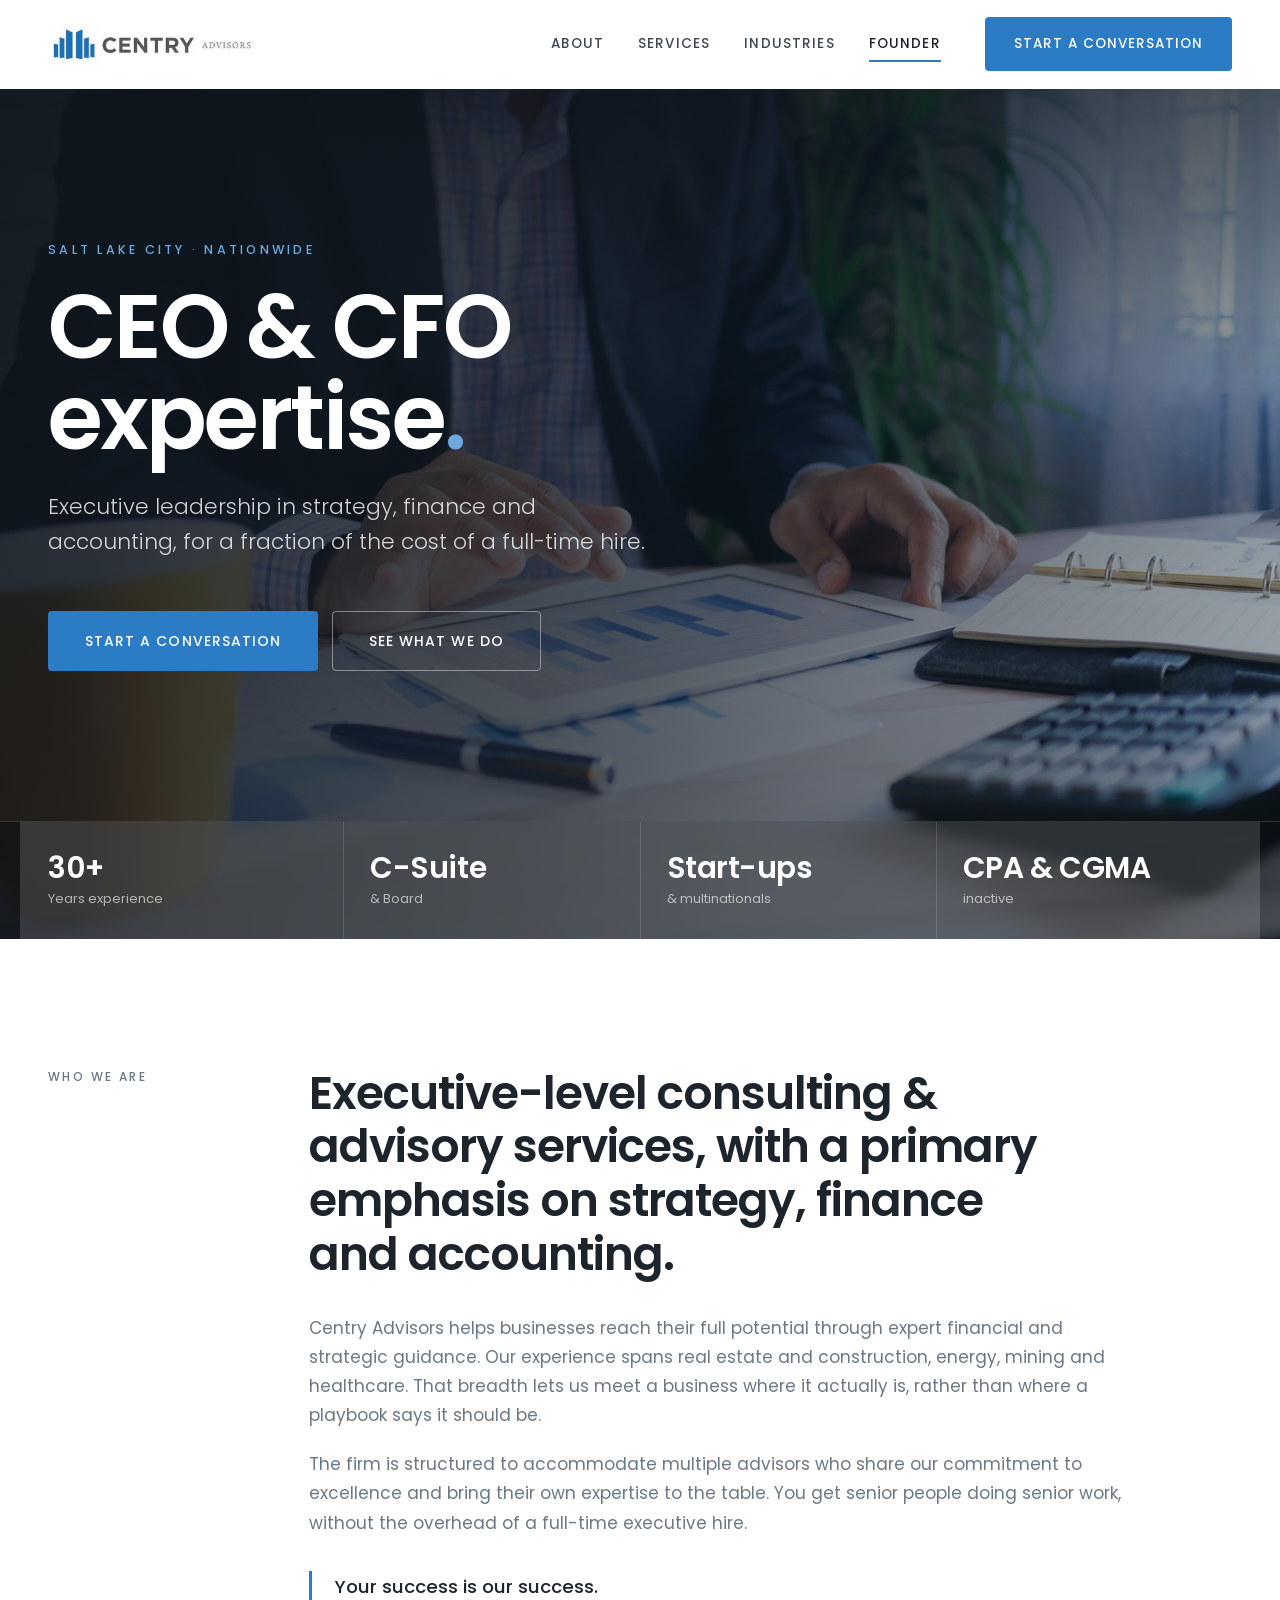
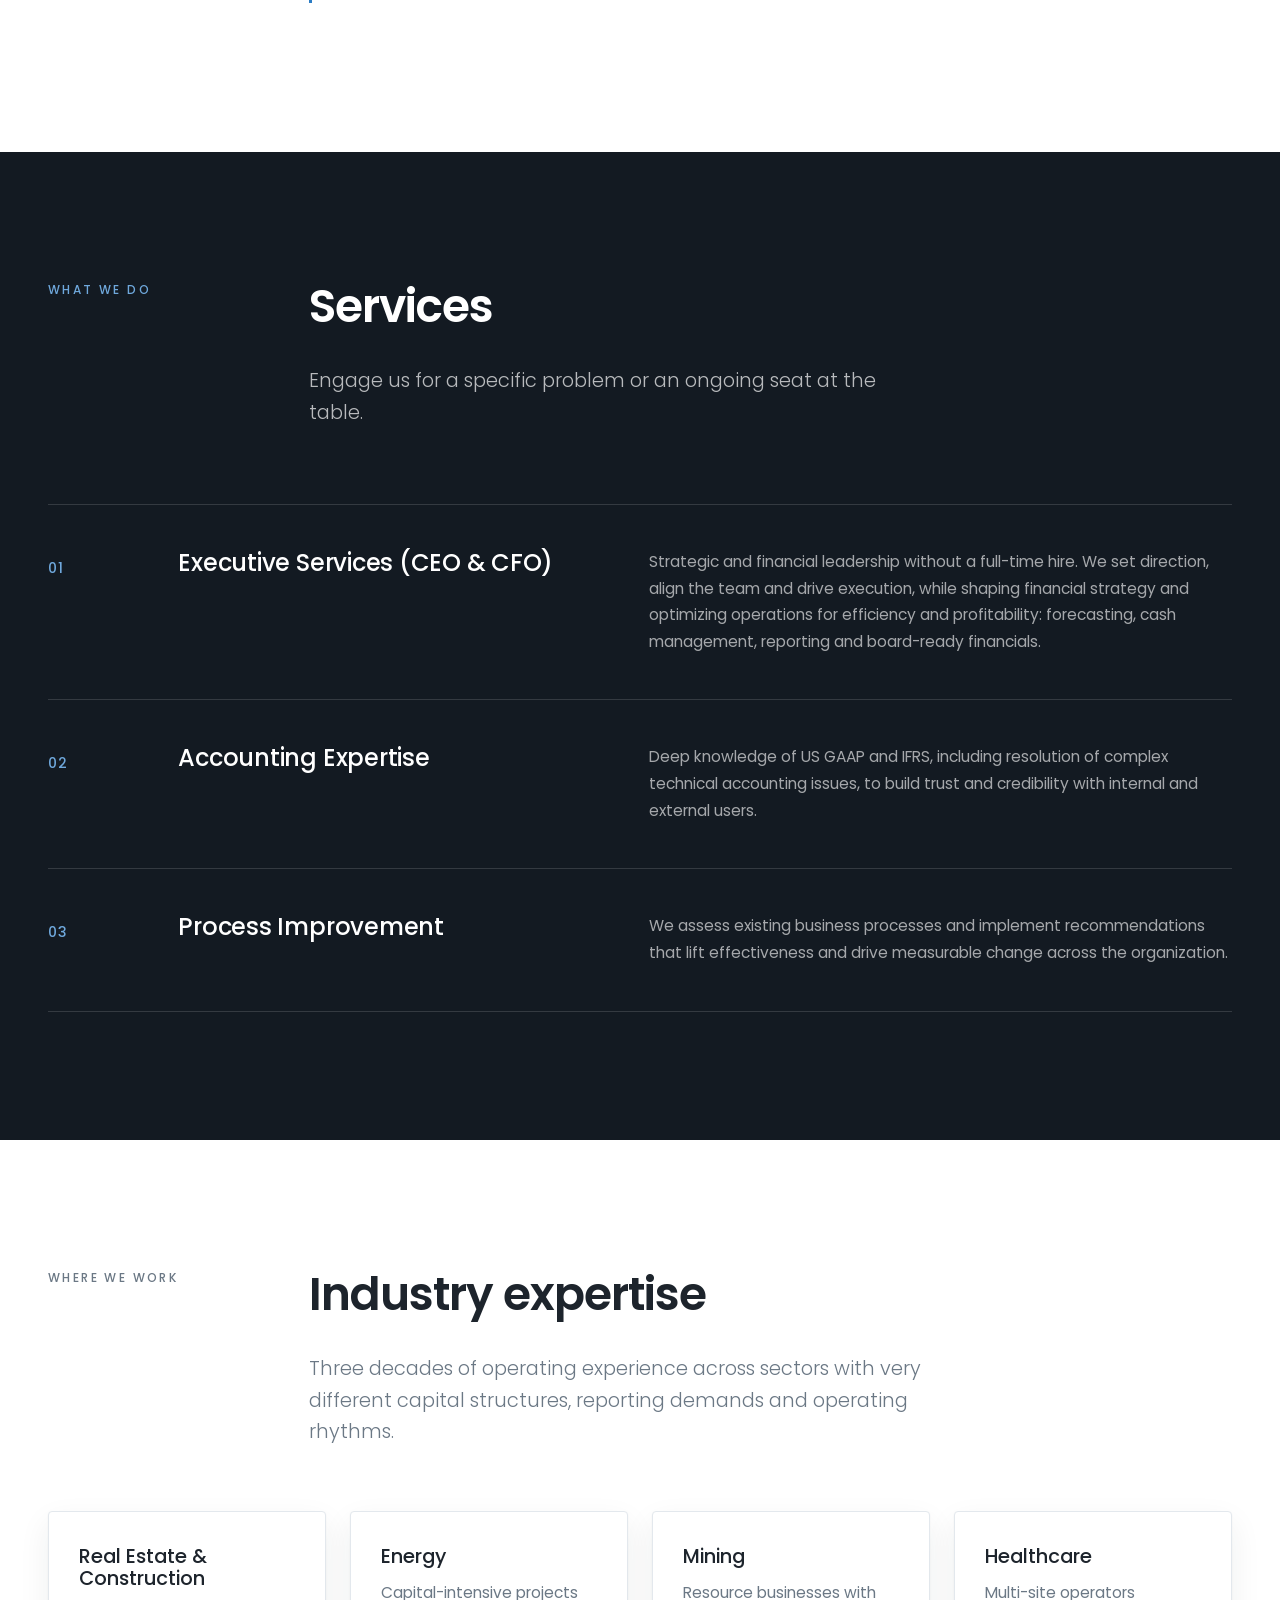
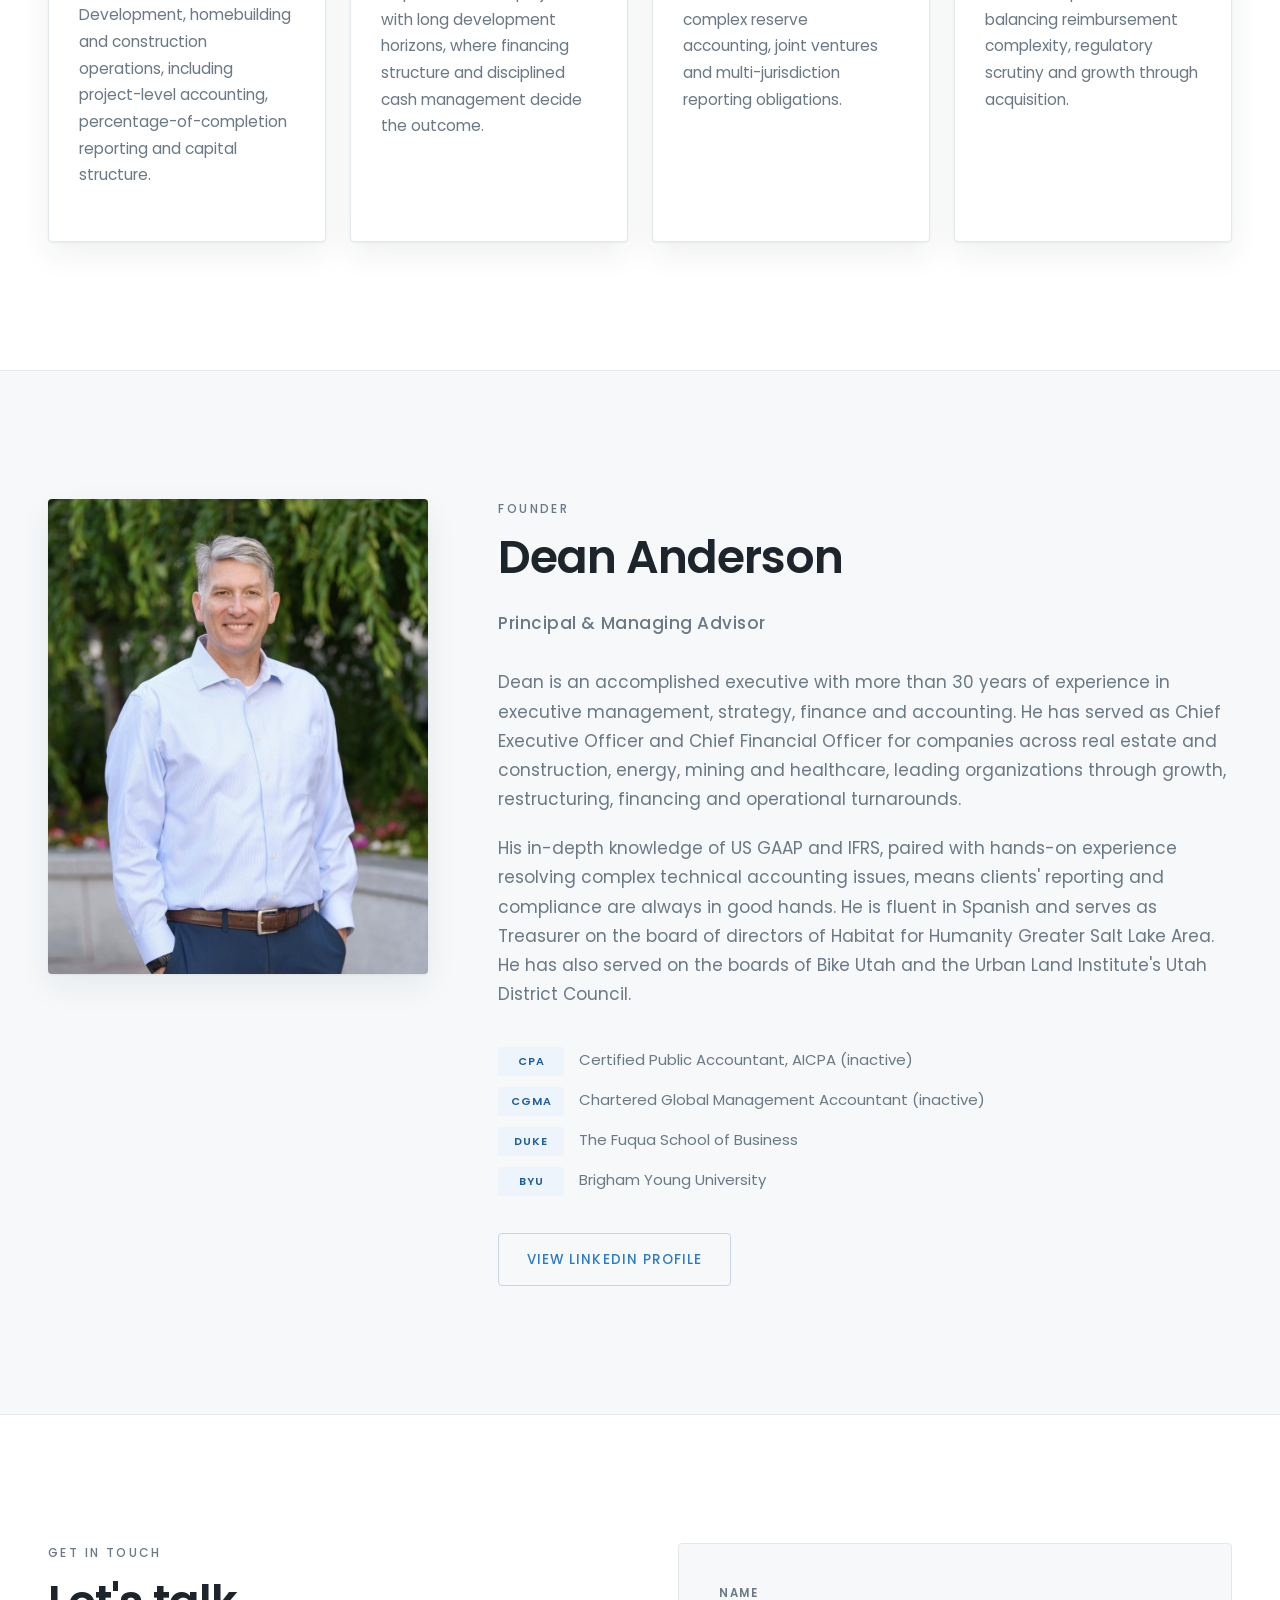
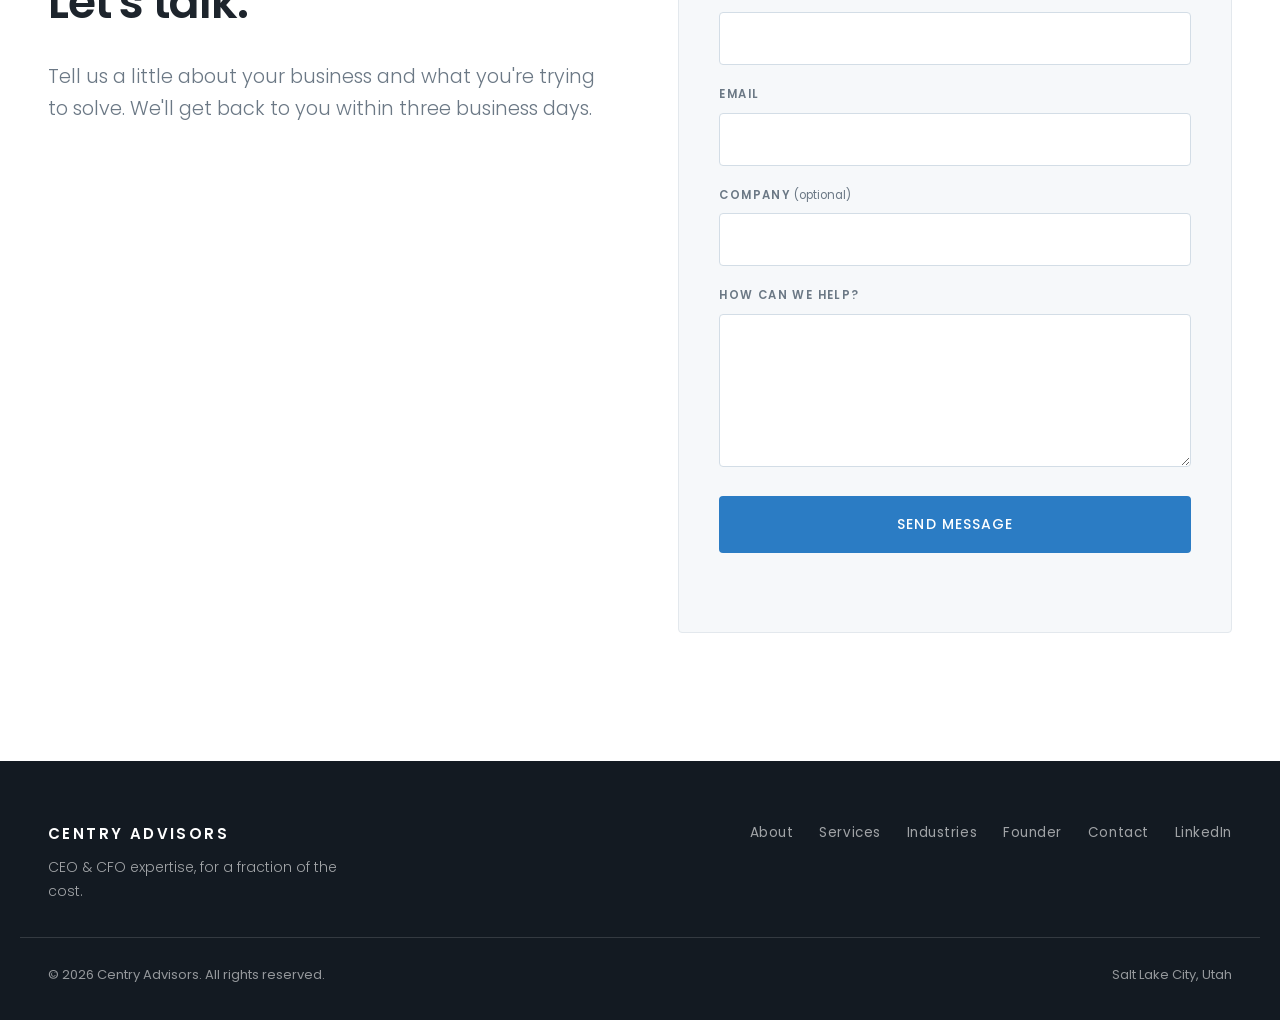
<file: index.html>
<!doctype html>
<html lang="en">
<head>
<meta charset="utf-8">
<meta name="viewport" content="width=device-width, initial-scale=1">
<title>Centry Advisors | Fractional CEO &amp; CFO Services, Salt Lake City</title>
<meta name="description" content="Executive-level strategy, finance and accounting leadership for a fraction of the cost of a full-time hire. Led by Dean Anderson, with 30+ years as a CEO and CFO.">

<meta property="og:title" content="Centry Advisors | CEO &amp; CFO Expertise">
<meta property="og:description" content="Executive-level strategy, finance and accounting leadership for a fraction of the cost of a full-time hire.">
<meta property="og:type" content="website">
<meta property="og:image" content="assets/og-image.png">

<link rel="icon" href="assets/favicon.ico" sizes="any">
<link rel="preconnect" href="https://fonts.googleapis.com">
<link rel="preconnect" href="https://fonts.gstatic.com" crossorigin>
<link href="https://fonts.googleapis.com/css2?family=Poppins:wght@300;400;500;600;700&display=swap" rel="stylesheet">
<!-- Bump ?v= when deploying so browsers don't serve a stale stylesheet. -->
<link rel="stylesheet" href="styles.css?v=5">
</head>
<body>

<a class="skip-link" href="#main">Skip to content</a>

<!-- ═════════════════════════ Navigation ═════════════════════════ -->
<header class="nav" id="nav">
  <div class="wrap nav__inner">
    <a class="nav__logo" href="#top" aria-label="Centry Advisors home">
      <img src="assets/centry-advisors-logo.png" alt="Centry Advisors" width="338" height="68">
    </a>

    <button class="nav__toggle" id="navToggle" aria-expanded="false" aria-controls="navMenu">
      <span class="nav__toggle-bar"></span>
      <span class="visually-hidden">Toggle navigation</span>
    </button>

    <nav class="nav__menu" id="navMenu" aria-label="Main">
      <ul class="nav__list">
        <li><a href="#about">About</a></li>
        <li><a href="#services">Services</a></li>
        <li><a href="#industries">Industries</a></li>
        <li><a href="#founder">Founder</a></li>
      </ul>
      <a class="btn btn--primary nav__cta" href="#contact">Start a conversation</a>
    </nav>
  </div>
</header>

<main id="main">

<!-- ═════════════════════════ Hero ═════════════════════════ -->
<section class="hero" id="top">
  <div class="hero__media" role="presentation"></div>
  <div class="hero__scrim"></div>

  <div class="wrap hero__content">
    <p class="hero__kicker">Salt Lake City · Nationwide</p>
    <h1 class="hero__title">CEO &amp; CFO<br>expertise<span class="hero__accent">.</span></h1>
    <p class="hero__sub">
      Executive leadership in strategy, finance and accounting,
      for a fraction of the cost of a full-time hire.
    </p>
    <div class="hero__actions">
      <a class="btn btn--primary btn--lg" href="#contact">Start a conversation</a>
      <a class="btn btn--onDark btn--lg" href="#services">See what we do</a>
    </div>
  </div>

  <div class="hero__stats">
    <div class="wrap stats">
      <div class="stat"><span class="stat__num">30+</span><span class="stat__label">Years experience</span></div>
      <div class="stat"><span class="stat__num">C-Suite</span><span class="stat__label">&amp; Board</span></div>
      <div class="stat"><span class="stat__num">Start-ups</span><span class="stat__label">&amp; multinationals</span></div>
      <div class="stat"><span class="stat__num">CPA &amp; CGMA</span><span class="stat__label">inactive</span></div>
    </div>
  </div>
</section>

<!-- ═════════════════════════ About ═════════════════════════ -->
<section class="section" id="about">
  <div class="wrap split">
    <div class="split__aside">
      <p class="eyebrow">Who we are</p>
    </div>
    <div class="split__main">
      <h2 class="display">
        Executive-level consulting &amp; advisory services, with a primary emphasis on
        strategy, finance and&nbsp;accounting.
      </h2>
      <div class="prose">
        <p>
          Centry Advisors helps businesses reach their full potential through expert financial
          and strategic guidance. Our experience spans real estate and construction, energy,
          mining and healthcare. That breadth lets us meet a business where it actually is,
          rather than where a playbook says it should be.
        </p>
        <p>
          The firm is structured to accommodate multiple advisors who share our commitment to
          excellence and bring their own expertise to the table. You get senior people doing
          senior work, without the overhead of a full-time executive hire.
        </p>
        <p class="prose__pull">Your success is our success.</p>
      </div>
    </div>
  </div>
</section>

<!-- ═════════════════════════ Services ═════════════════════════ -->
<section class="section section--dark" id="services">
  <div class="wrap split">
    <div class="split__aside">
      <p class="eyebrow eyebrow--light">What we do</p>
    </div>
    <div class="split__main">
      <h2 class="display display--light">Services</h2>
      <p class="deck">
        Engage us for a specific problem or an ongoing seat at the table.
      </p>
    </div>
  </div>

  <div class="wrap">
    <ol class="services">
      <li class="service">
        <span class="service__num">01</span>
        <div class="service__body">
          <h3>Executive Services (CEO &amp; CFO)</h3>
          <p>
            Strategic and financial leadership without a full-time hire. We set direction,
            align the team and drive execution, while shaping financial strategy and
            optimizing operations for efficiency and profitability: forecasting, cash
            management, reporting and board-ready financials.
          </p>
        </div>
      </li>
      <li class="service">
        <span class="service__num">02</span>
        <div class="service__body">
          <h3>Accounting Expertise</h3>
          <p>
            Deep knowledge of US GAAP and IFRS, including resolution of complex technical
            accounting issues, to build trust and credibility with internal and external
            users.
          </p>
        </div>
      </li>
      <li class="service">
        <span class="service__num">03</span>
        <div class="service__body">
          <h3>Process Improvement</h3>
          <p>
            We assess existing business processes and implement recommendations that lift
            effectiveness and drive measurable change across the organization.
          </p>
        </div>
      </li>
    </ol>
  </div>
</section>

<!-- ═════════════════════════ Industries ═════════════════════════ -->
<!-- Dean: confirm this list and the one-line descriptions. Add or remove
     sectors freely; the grid reflows on its own. -->
<section class="section" id="industries">
  <div class="wrap split">
    <div class="split__aside">
      <p class="eyebrow">Where we work</p>
    </div>
    <div class="split__main">
      <h2 class="display">Industry expertise</h2>
      <p class="deck deck--dark">
        Three decades of operating experience across sectors with very different capital
        structures, reporting demands and operating rhythms.
      </p>
    </div>
  </div>

  <div class="wrap">
    <ul class="cases">
      <li class="case">
        <h3 class="case__title">Real Estate &amp; Construction</h3>
        <p class="case__body">
          Development, homebuilding and construction operations, including project-level
          accounting, percentage-of-completion reporting and capital structure.
        </p>
      </li>
      <li class="case">
        <h3 class="case__title">Energy</h3>
        <p class="case__body">
          Capital-intensive projects with long development horizons, where financing
          structure and disciplined cash management decide the outcome.
        </p>
      </li>
      <li class="case">
        <h3 class="case__title">Mining</h3>
        <p class="case__body">
          Resource businesses with complex reserve accounting, joint ventures and
          multi-jurisdiction reporting obligations.
        </p>
      </li>
      <li class="case">
        <h3 class="case__title">Healthcare</h3>
        <p class="case__body">
          Multi-site operators balancing reimbursement complexity, regulatory scrutiny and
          growth through acquisition.
        </p>
      </li>
    </ul>
  </div>
</section>

<!-- ═════════════════════════ Founder ═════════════════════════ -->
<section class="section section--tint" id="founder">
  <div class="wrap founder">
    <figure class="founder__photo">
      <img src="assets/dean-anderson.jpg"
           alt="Dean Anderson, Principal and Managing Advisor at Centry Advisors"
           width="900" height="1125" loading="lazy" decoding="async">
    </figure>

    <div class="founder__body">
      <p class="eyebrow">Founder</p>
      <h2 class="display">Dean Anderson</h2>
      <p class="founder__role">Principal &amp; Managing Advisor</p>

      <p>
        Dean is an accomplished executive with more than 30 years of experience in executive
        management, strategy, finance and accounting. He has served as Chief Executive Officer
        and Chief Financial Officer for companies across real estate and construction, energy,
        mining and healthcare, leading organizations through growth, restructuring, financing
        and operational turnarounds.
      </p>
      <p>
        His in-depth knowledge of US GAAP and IFRS, paired with hands-on experience resolving
        complex technical accounting issues, means clients' reporting and compliance are always
        in good hands. He is fluent in Spanish and serves as Treasurer on the board of directors
        of Habitat for Humanity Greater Salt Lake Area. He has also served on the boards of
        Bike Utah and the Urban Land Institute's Utah District Council.
      </p>

      <ul class="creds">
        <li><span>CPA</span> Certified Public Accountant, AICPA (inactive)</li>
        <li><span>CGMA</span> Chartered Global Management Accountant (inactive)</li>
        <li><span>Duke</span> The Fuqua School of Business</li>
        <li><span>BYU</span> Brigham Young University</li>
      </ul>

      <a class="btn btn--ghost" href="https://www.linkedin.com/in/andersondean/" target="_blank" rel="noopener">
        View LinkedIn profile
      </a>
    </div>
  </div>
</section>

<!-- ═════════════════════════ Contact ═════════════════════════ -->
<section class="section" id="contact">
  <div class="wrap contact">
    <div class="contact__intro">
      <p class="eyebrow">Get in touch</p>
      <h2 class="display">Let's talk.</h2>
      <p class="deck deck--dark">
        Tell us a little about your business and what you're trying to solve.
        We'll get back to you within three business days.
      </p>
    </div>

    <form class="contact__form" id="contactForm" method="POST"
          action="https://formspree.io/f/meaqpkjy" novalidate>
      <!-- Formspree control fields: subject line, and a honeypot that bots fill
           and humans never see, causing the submission to be discarded. -->
      <input type="hidden" name="_subject" value="New enquiry from centryadvisors.com">
      <input type="text" name="_gotcha" class="honeypot" tabindex="-1"
             autocomplete="off" aria-hidden="true">
      <div class="field">
        <label for="name">Name</label>
        <input type="text" id="name" name="name" autocomplete="name" required>
      </div>
      <div class="field">
        <label for="email">Email</label>
        <input type="email" id="email" name="email" autocomplete="email" required>
      </div>
      <div class="field">
        <label for="company">Company <span class="opt">(optional)</span></label>
        <input type="text" id="company" name="company" autocomplete="organization">
      </div>
      <div class="field">
        <label for="message">How can we help?</label>
        <textarea id="message" name="message" rows="5" required></textarea>
      </div>
      <button class="btn btn--primary btn--lg btn--block" type="submit">Send message</button>
      <p class="form__status" id="formStatus" role="status" aria-live="polite"></p>
    </form>
  </div>
</section>

</main>

<!-- ═════════════════════════ Footer ═════════════════════════ -->
<footer class="footer">
  <div class="wrap footer__inner">
    <div class="footer__brandcol">
      <p class="footer__brand">Centry&nbsp;Advisors</p>
      <p class="footer__tag">CEO &amp; CFO expertise, for a fraction of the cost.</p>
    </div>
    <nav class="footer__nav" aria-label="Footer">
      <a href="#about">About</a>
      <a href="#services">Services</a>
      <a href="#industries">Industries</a>
      <a href="#founder">Founder</a>
      <a href="#contact">Contact</a>
      <a href="https://www.linkedin.com/company/centry-advisors/"
         target="_blank" rel="noopener">LinkedIn</a>
    </nav>
  </div>
  <div class="wrap footer__base">
    <p>&copy; <span id="year"></span>Centry Advisors. All rights reserved.</p>
    <p>Salt Lake City, Utah</p>
  </div>
</footer>

<script src="script.js?v=5"></script>
</body>
</html>
</file>
<file: styles.css>
/* ============================================================
   Centry Advisors
   Brand blue + Poppins carried over from the logo; layout is a
   refresh: editorial, left-aligned, hairline rules, big type.
   ============================================================ */

:root {
  --brand:       #2b7cc4;   /* sampled from the logo bars */
  --brand-dark:  #1f5f99;
  --brand-light: #6fa8dc;
  --brand-wash:  #eef4fb;

  --ink:         #3d4650;   /* logo wordmark grey */
  --ink-strong:  #1d242c;
  --ink-soft:    #6b7885;
  --line:        #e3e8ed;
  --line-dark:   rgba(255, 255, 255, .14);

  --bg:          #ffffff;
  --bg-tint:     #f6f8fa;
  --bg-dark:     #131a22;

  /* Drives both the sticky bar's translucency and the logo's, so the logo
     never floats on top looking more solid than the bar behind it. */
  --nav-alpha: .93;

  --wrap:   1240px;
  --radius: 4px;
  --shadow: 0 1px 2px rgba(29, 36, 44, .05), 0 12px 32px rgba(29, 36, 44, .07);

  --font: "Poppins", -apple-system, BlinkMacSystemFont, "Segoe UI", Roboto, Helvetica, Arial, sans-serif;

  --hero-image: url("assets/hero.jpg");
}

/* ───────── Reset ───────── */
*, *::before, *::after { box-sizing: border-box; }
html { scroll-behavior: smooth; scroll-padding-top: 96px; -webkit-text-size-adjust: 100%; }
body {
  margin: 0;
  font-family: var(--font);
  font-size: 17px;
  line-height: 1.72;
  color: var(--ink);
  background: var(--bg);
  -webkit-font-smoothing: antialiased;
}
img, svg, video { display: block; max-width: 100%; }
h1, h2, h3 { color: var(--ink-strong); line-height: 1.14; margin: 0 0 .5em; font-weight: 600; }
p { margin: 0 0 1.15em; }
a { color: var(--brand); }
ol, ul { list-style: none; margin: 0; padding: 0; }

.visually-hidden {
  position: absolute; width: 1px; height: 1px; overflow: hidden;
  clip: rect(0 0 0 0); clip-path: inset(50%); white-space: nowrap;
}
.skip-link {
  position: absolute; left: 12px; top: -60px; z-index: 200;
  background: var(--brand); color: #fff; padding: 10px 18px;
  border-radius: var(--radius); text-decoration: none; transition: top .18s ease;
}
.skip-link:focus { top: 12px; }

:where(a, button, input, textarea):focus-visible {
  outline: 3px solid var(--brand);
  outline-offset: 3px;
  border-radius: 2px;
}

.wrap { width: 100%; max-width: var(--wrap); margin-inline: auto; padding-inline: 28px; }
@media (max-width: 640px) { .wrap { padding-inline: 20px; } }

/* Scroll reveal, disabled under reduced motion */
.reveal { opacity: 0; transform: translateY(18px); transition: opacity .6s ease, transform .6s ease; }
.reveal.is-visible { opacity: 1; transform: none; }
@media (prefers-reduced-motion: reduce) {
  html { scroll-behavior: auto; }
  .reveal { opacity: 1; transform: none; transition: none; }
  *, *::before, *::after { animation-duration: .001ms !important; transition-duration: .001ms !important; }
}

/* ───────── Buttons ───────── */
.btn {
  display: inline-block;
  font-family: var(--font);
  font-size: 13.5px; font-weight: 500;
  letter-spacing: .075em; text-transform: uppercase; text-decoration: none;
  padding: 14px 28px;
  border: 1px solid transparent; border-radius: var(--radius);
  cursor: pointer;
  transition: background-color .18s ease, color .18s ease, border-color .18s ease, transform .12s ease;
}
.btn--primary { background: var(--brand); color: #fff; }
.btn--primary:hover { background: var(--brand-dark); }
.btn--ghost { background: transparent; color: var(--brand); border-color: #c8d6e3; }
.btn--ghost:hover { background: var(--brand); border-color: var(--brand); color: #fff; }
.btn--onDark { background: transparent; color: #fff; border-color: rgba(255,255,255,.42); }
.btn--onDark:hover { background: #fff; color: var(--ink-strong); border-color: #fff; }
.btn--lg { padding: 17px 36px; font-size: 14px; }
.btn--block { width: 100%; }
.btn:active { transform: translateY(1px); }
.btn[disabled] { opacity: .55; cursor: not-allowed; }

/* ───────── Navigation ───────── */
.nav {
  position: sticky; top: 0; z-index: 100;
  background: rgba(255, 255, 255, var(--nav-alpha));
  backdrop-filter: saturate(180%) blur(12px);
  border-bottom: 1px solid transparent;
  transition: box-shadow .22s ease, border-color .22s ease;
}
.nav.is-stuck { border-bottom-color: var(--line); box-shadow: 0 1px 16px rgba(29,36,44,.07); }
.nav__inner { display: flex; align-items: center; justify-content: space-between; gap: 28px; min-height: 88px; }
.nav__logo { display: block; flex: 0 0 auto; }
.nav__logo img { width: 208px; height: auto; opacity: var(--nav-alpha); }

.nav__menu { display: flex; align-items: center; gap: 44px; }
.nav__list { display: flex; align-items: center; gap: 34px; }
.nav__list a {
  position: relative; display: block;
  color: var(--ink); text-decoration: none;
  font-size: 13.5px; font-weight: 500; letter-spacing: .085em; text-transform: uppercase;
  padding-block: 4px;
}
.nav__list a::after {
  content: ""; position: absolute; left: 0; right: 0; bottom: -2px; height: 2px;
  background: var(--brand); transform: scaleX(0); transform-origin: left;
  transition: transform .22s ease;
}
.nav__list a:hover { color: var(--ink-strong); }
.nav__list a:hover::after, .nav__list a.is-active::after { transform: scaleX(1); }
.nav__list a.is-active { color: var(--ink-strong); }

.nav__toggle {
  display: none; position: relative;
  width: 44px; height: 44px; padding: 0;
  background: none; border: 0; cursor: pointer; color: var(--ink-strong);
}
.nav__toggle-bar, .nav__toggle-bar::before, .nav__toggle-bar::after {
  position: absolute; left: 10px; width: 24px; height: 2px;
  background: currentColor; transition: transform .2s ease, background-color .2s ease;
}
.nav__toggle-bar { top: 21px; }
.nav__toggle-bar::before { content: ""; top: -7px; left: 0; }
.nav__toggle-bar::after  { content: ""; top:  7px; left: 0; }
.nav__toggle[aria-expanded="true"] .nav__toggle-bar { background: transparent; }
.nav__toggle[aria-expanded="true"] .nav__toggle-bar::before { transform: translateY(7px) rotate(45deg); }
.nav__toggle[aria-expanded="true"] .nav__toggle-bar::after  { transform: translateY(-7px) rotate(-45deg); }

@media (max-width: 960px) {
  .nav__inner { min-height: 72px; }
  .nav__logo img { width: 168px; }
  .nav__toggle { display: block; }
  .nav__menu {
    position: absolute; inset: 100% 0 auto 0; display: none;
    flex-direction: column; align-items: stretch; gap: 0;
    background: #fff; border-bottom: 1px solid var(--line);
    padding: 4px 28px 26px; box-shadow: 0 16px 28px rgba(29,36,44,.09);
  }
  .nav__menu.is-open { display: flex; }
  .nav__list { flex-direction: column; align-items: stretch; gap: 0; }
  .nav__list a { padding: 15px 0; border-bottom: 1px solid var(--line); font-size: 14px; }
  .nav__list a::after { display: none; }
  .nav__cta { margin-top: 20px; text-align: center; }
}

/* ───────── Hero ───────── */
.hero { position: relative; display: flex; flex-direction: column; justify-content: flex-end; min-height: min(92vh, 780px); overflow: hidden; background: var(--bg-dark); }
.hero__media {
  position: absolute; inset: 0;
  background-image: var(--hero-image);
  background-size: cover; background-position: center 38%;
}
.hero__scrim {
  position: absolute; inset: 0;
  background:
    linear-gradient(100deg, rgba(15,22,30,.92) 0%, rgba(15,22,30,.72) 46%, rgba(15,22,30,.34) 100%),
    linear-gradient(180deg, rgba(15,22,30,.5) 0%, rgba(15,22,30,0) 34%);
}
.hero__content { position: relative; flex: 1; display: flex; flex-direction: column; justify-content: center; padding-block: clamp(96px, 13vw, 150px); }
.hero__kicker {
  color: var(--brand-light);
  font-size: 12.5px; font-weight: 500; letter-spacing: .26em; text-transform: uppercase;
  margin-bottom: 1.6em;
}
.hero__title {
  color: #fff; font-weight: 600;
  font-size: clamp(2.75rem, 7.4vw, 5.6rem);
  letter-spacing: -.028em; line-height: 1.02;
  max-width: 15ch; margin-bottom: .3em;
}
.hero__accent { color: var(--brand-light); }
.hero__sub {
  color: rgba(255,255,255,.8); font-weight: 300;
  font-size: clamp(1.05rem, 1.9vw, 1.35rem); line-height: 1.6;
  max-width: 46ch; margin-bottom: 2.4em;
}
.hero__actions { display: flex; flex-wrap: wrap; gap: 14px; }

.hero__stats { position: relative; border-top: 1px solid var(--line-dark); background: rgba(10,15,21,.42); backdrop-filter: blur(4px); }
.stats { display: grid; grid-template-columns: repeat(4, 1fr); gap: 1px; background: var(--line-dark); }
.stat {
  background: transparent; padding: 30px 26px 30px 0;
  display: flex; flex-direction: column; gap: 5px;
}
.stat + .stat { padding-left: 26px; box-shadow: -1px 0 0 var(--line-dark); }
.stat__num { color: #fff; font-size: clamp(1.35rem, 2.5vw, 1.85rem); font-weight: 600; letter-spacing: -.015em; line-height: 1.1; }
.stat__label { color: rgba(255,255,255,.62); font-size: 13px; line-height: 1.45; }

@media (max-width: 780px) {
  .hero { min-height: auto; }
  .stats { grid-template-columns: repeat(2, 1fr); }
  .stat { padding: 22px 18px 22px 0; }
  .stat + .stat { padding-left: 18px; }
  .stats .stat:nth-child(odd) { box-shadow: none; padding-left: 0; }
  .stats .stat:nth-child(n+3) { box-shadow: -1px 0 0 var(--line-dark), 0 -1px 0 var(--line-dark); }
  .stats .stat:nth-child(3) { box-shadow: 0 -1px 0 var(--line-dark); }
  .hero__actions .btn { flex: 1 1 auto; text-align: center; }
}

/* ───────── Section scaffolding ───────── */
.section { padding-block: clamp(72px, 10vw, 132px); }
.section--tint { background: var(--bg-tint); border-block: 1px solid var(--line); }
.section--dark { background: var(--bg-dark); color: rgba(255,255,255,.68); }

/* Two-column heading rail */
.split { display: grid; grid-template-columns: 210px minmax(0, 1fr); gap: clamp(24px, 4vw, 56px); align-items: start; }
.split__aside { position: sticky; top: 118px; }
.split__main { max-width: 74ch; }
@media (max-width: 860px) {
  .split { grid-template-columns: 1fr; gap: 12px; }
  .split__aside { position: static; }
}

.eyebrow {
  font-size: 12px; font-weight: 500; letter-spacing: .2em; text-transform: uppercase;
  color: var(--ink-soft); margin-bottom: 1em;
}
.eyebrow--light { color: var(--brand-light); }

.display {
  font-size: clamp(1.85rem, 3.6vw, 2.85rem);
  font-weight: 600; letter-spacing: -.022em; line-height: 1.18;
  margin-bottom: .7em;
}
.display--light { color: #fff; }

.deck {
  font-size: clamp(1.05rem, 1.7vw, 1.22rem); font-weight: 300; line-height: 1.6;
  max-width: 52ch; color: rgba(255,255,255,.7); margin-bottom: 0;
}
.deck--dark { color: var(--ink-soft); }

.prose { color: var(--ink-soft); }
.prose__pull {
  margin-top: 1.8em; padding-left: 22px;
  border-left: 3px solid var(--brand);
  color: var(--ink-strong); font-size: 1.15rem; font-weight: 500;
}
.note { margin: 2.6em 0 0; font-size: 14px; color: var(--ink-soft); font-style: italic; }

/* ───────── Services ───────── */
.services { margin-top: clamp(48px, 6vw, 76px); border-top: 1px solid var(--line-dark); }
.service {
  display: grid; grid-template-columns: 92px minmax(0, 1fr);
  gap: clamp(16px, 3vw, 40px);
  padding-block: clamp(30px, 3.6vw, 44px);
  border-bottom: 1px solid var(--line-dark);
  transition: background-color .25s ease;
}
.service:hover { background: rgba(255,255,255,.032); }
.service__num {
  color: var(--brand-light); font-size: 14px; font-weight: 500;
  letter-spacing: .1em; padding-top: .5em;
}
.service__body { display: grid; grid-template-columns: minmax(0, 1fr) minmax(0, 1.35fr); gap: clamp(12px, 3vw, 44px); align-items: start; }
.service h3 { color: #fff; font-size: clamp(1.2rem, 2vw, 1.5rem); font-weight: 500; letter-spacing: -.01em; margin: 0; }
.service p { color: rgba(255,255,255,.62); font-size: 15.5px; margin: 0; }

@media (max-width: 860px) {
  .service { grid-template-columns: 54px minmax(0, 1fr); }
  .service__body { grid-template-columns: 1fr; gap: 10px; }
}

/* ───────── Cases ───────── */
.cases {
  margin-top: clamp(44px, 5vw, 68px);
  display: grid; gap: 24px;
  grid-template-columns: repeat(auto-fit, minmax(270px, 1fr));
}
.case {
  display: flex; flex-direction: column;
  background: #fff; border: 1px solid var(--line); border-radius: var(--radius);
  padding: 34px 30px; box-shadow: var(--shadow);
  transition: transform .22s ease, box-shadow .22s ease;
}
.case:hover { transform: translateY(-3px); box-shadow: 0 2px 4px rgba(29,36,44,.06), 0 18px 40px rgba(29,36,44,.1); }
.case__tag {
  font-size: 11.5px; font-weight: 500; letter-spacing: .13em; text-transform: uppercase;
  color: var(--brand); margin-bottom: 1.2em;
}
.case__title { font-size: 1.22rem; font-weight: 500; margin-bottom: .6em; }
.case__body { color: var(--ink-soft); font-size: 15.5px; }
.case__metric {
  margin: auto 0 0; padding-top: 20px; border-top: 1px solid var(--line);
  font-size: 1.3rem; font-weight: 600; color: var(--ink-strong);
}

/* ───────── Founder ───────── */
.founder { display: grid; grid-template-columns: minmax(0, 380px) minmax(0, 1fr); gap: clamp(32px, 5.5vw, 80px); align-items: start; }
.founder__photo { margin: 0; }
/* height:auto is load-bearing: without it the img falls back to its height
   attribute and stretches. aspect-ratio + object-position keep the framing
   sane if a photo that isn't exactly 4:5 gets dropped in later. */
.founder__photo img {
  display: block;
  width: 100%; height: auto;
  aspect-ratio: 4 / 5;
  object-fit: cover; object-position: center 22%;
  border-radius: var(--radius); box-shadow: var(--shadow);
}
.founder__role { color: var(--brand); font-weight: 500; letter-spacing: .03em; margin: -.5em 0 1.8em; }
.founder__body > p { color: var(--ink-soft); }

.creds { margin: 2.2em 0; display: grid; gap: 11px; }
.creds li { display: flex; align-items: baseline; gap: 15px; font-size: 15px; color: var(--ink-soft); }
.creds span {
  flex: 0 0 auto; min-width: 66px; text-align: center;
  background: var(--brand-wash); color: var(--brand-dark);
  font-size: 11px; font-weight: 600; letter-spacing: .1em; text-transform: uppercase;
  padding: 5px 10px; border-radius: 3px;
}

@media (max-width: 860px) {
  .founder { grid-template-columns: 1fr; }
  .founder__photo { max-width: 320px; }
}

/* ───────── Contact ───────── */
.contact { display: grid; grid-template-columns: minmax(0, 1fr) minmax(0, 1fr); gap: clamp(40px, 6vw, 88px); align-items: start; }
.contact__intro > p { color: var(--ink-soft); }

.contact__form {
  background: var(--bg-tint); border: 1px solid var(--line);
  border-radius: var(--radius); padding: clamp(26px, 3.6vw, 40px);
}
/* Formspree honeypot. Offscreen rather than display:none so bots still fill it.
   Kept in CSS, not a style attribute, so the CSP needs no 'unsafe-inline'. */
.honeypot { position: absolute; left: -9999px; width: 1px; height: 1px; opacity: 0; }

.field { margin-bottom: 20px; }
.field label {
  display: block; margin-bottom: 8px;
  font-size: 11.5px; font-weight: 600; letter-spacing: .12em;
  text-transform: uppercase; color: var(--ink-soft);
}
.field .opt { text-transform: none; letter-spacing: 0; font-weight: 400; }
.field input, .field textarea {
  width: 100%; padding: 13px 15px;
  font-family: var(--font); font-size: 16px; color: var(--ink-strong);
  background: #fff; border: 1px solid #d3dde6; border-radius: var(--radius);
  transition: border-color .18s ease, box-shadow .18s ease;
}
.field input:focus, .field textarea:focus {
  border-color: var(--brand);
  box-shadow: 0 0 0 3px rgba(43,124,196,.17);
  outline: none;
}
.field textarea { resize: vertical; min-height: 128px; }
.field.is-invalid input, .field.is-invalid textarea { border-color: #c0392b; }
.field__error { margin: 7px 0 0; font-size: 13px; color: #c0392b; }

.form__status { margin: 16px 0 0; font-size: 15px; min-height: 1.5em; }
.form__status.is-ok    { color: #1c7a45; }
.form__status.is-error { color: #c0392b; }

@media (max-width: 860px) { .contact { grid-template-columns: 1fr; } }

/* ───────── Footer ───────── */
.footer { background: var(--bg-dark); color: rgba(255,255,255,.6); padding-block: 60px 34px; }
.footer__inner {
  display: flex; flex-wrap: wrap; align-items: flex-start; justify-content: space-between;
  gap: 28px 40px; padding-bottom: 34px; border-bottom: 1px solid var(--line-dark);
}
.footer p { margin: 0; }
.footer__brandcol { max-width: 46ch; }
.footer__brand { color: #fff; font-weight: 600; letter-spacing: .16em; text-transform: uppercase; font-size: 15px; margin-bottom: 8px !important; }
.footer__tag { font-size: 14px; font-weight: 300; max-width: 34ch; }
.footer__nav { display: flex; flex-wrap: wrap; gap: 2px 26px; margin-block: -10px; }
.footer__nav a { display: inline-block; padding-block: 10px; color: rgba(255,255,255,.6); text-decoration: none; font-size: 13.5px; letter-spacing: .04em; }
.footer__nav a:hover { color: #fff; }
.footer__base {
  display: flex; flex-wrap: wrap; justify-content: space-between; gap: 8px 24px;
  padding-top: 26px; font-size: 13px; color: rgba(255,255,255,.55);
}
</file>
